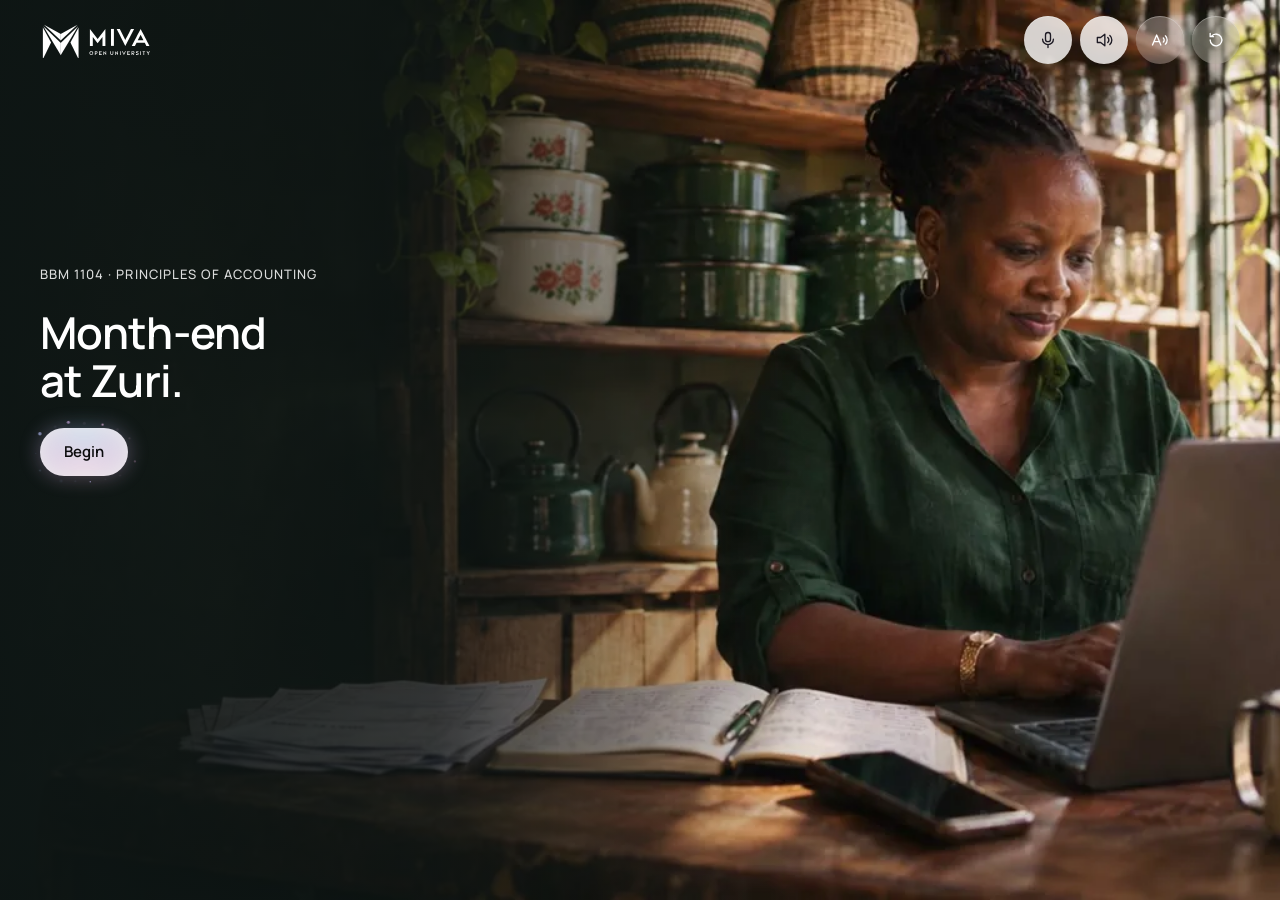
<file: Smart-Ledger/app/index.html>
<!doctype html><html lang="en-KE"><head><meta charset="utf-8"><meta name="viewport" content="width=device-width,initial-scale=1"><meta name="theme-color" content="#4a3a6e"><title>The Smart Ledger System</title><link rel="stylesheet" href="agent-library.css"><link rel="stylesheet" href="agent.css"><link rel="preload" as="image" href="assets/video/zuri-store-poster.webp"></head><body><div id="app"></div>
<!-- Agent-led flow. Visuals come only from the agent library (design/agent-library/README.md). Same curriculum, engine, scoring, save key and audio as index.html. -->
<script defer src="content.js"></script><script defer src="engine.js"></script><script defer src="shared.js"></script><script defer src="audio-manifest.js"></script><script defer src="audio.js"></script><script defer src="agent-library.js"></script><script defer src="agent.js"></script></body></html>
</file>
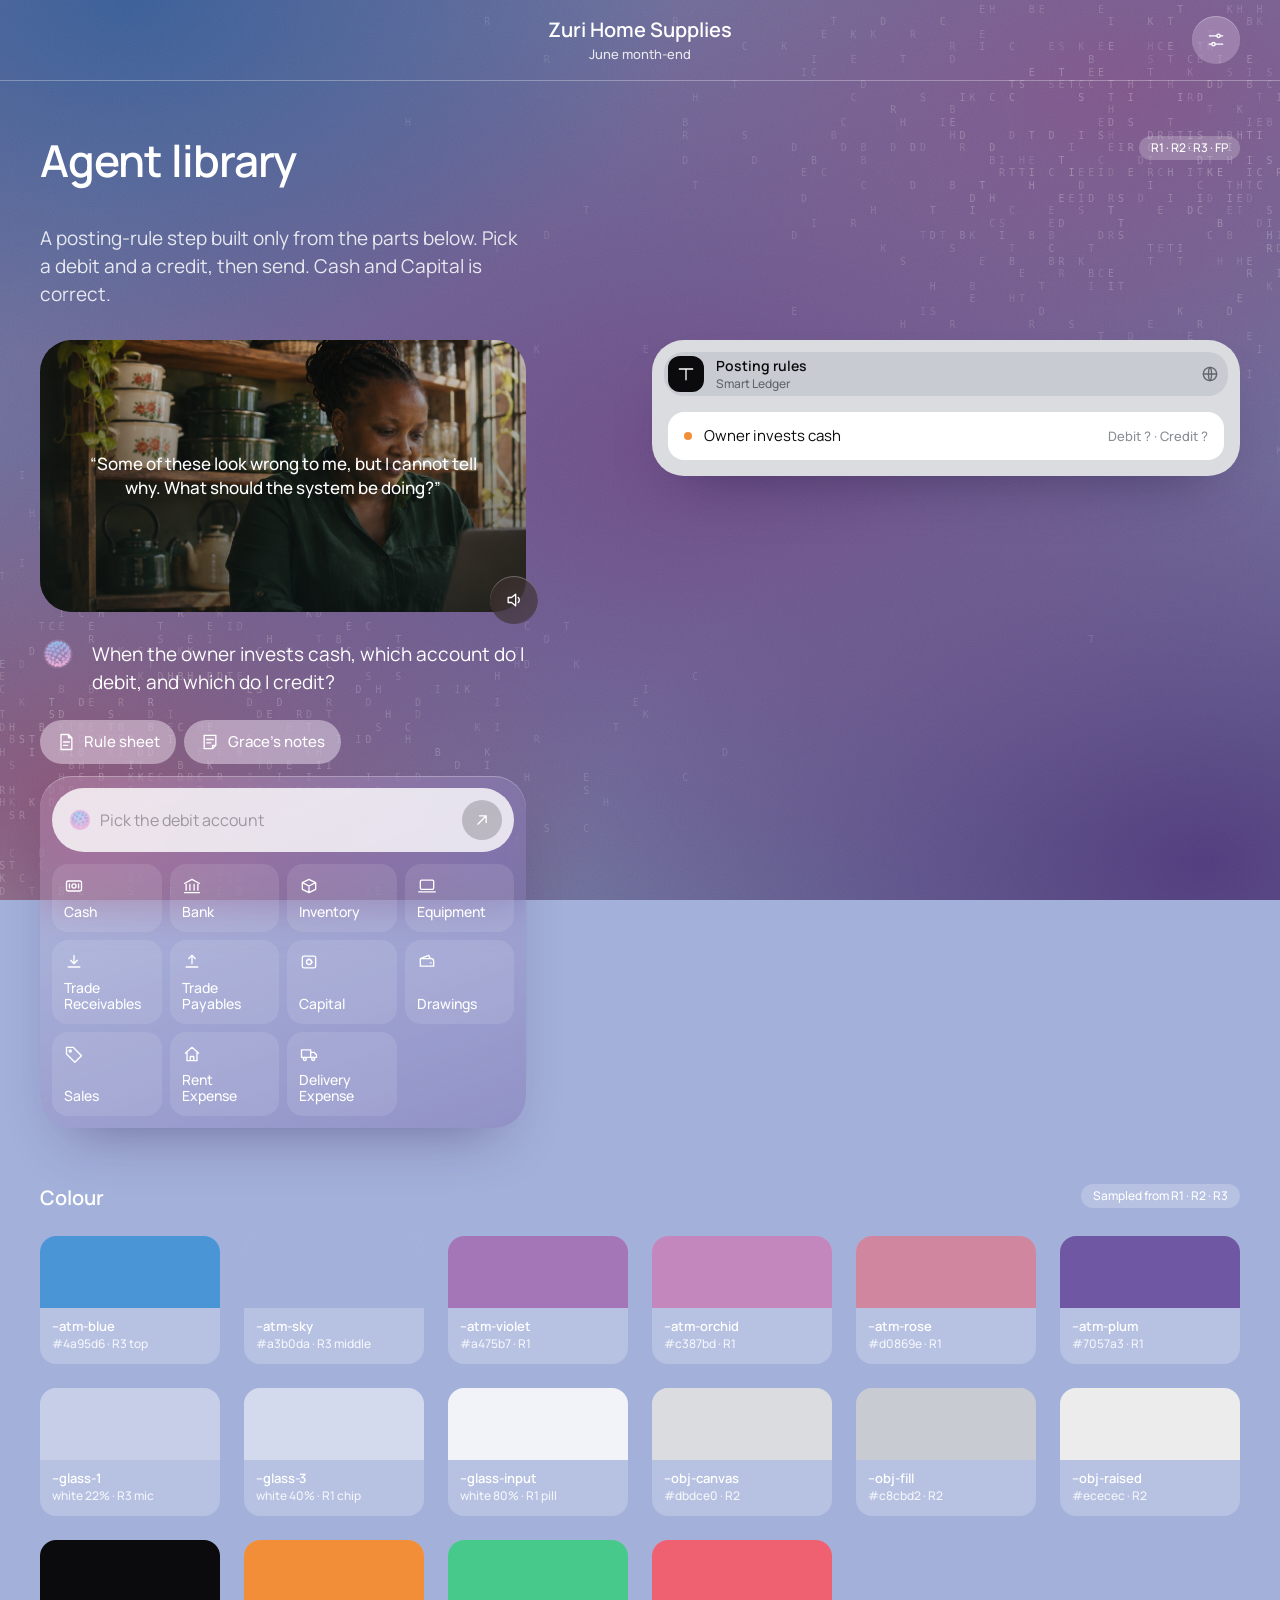
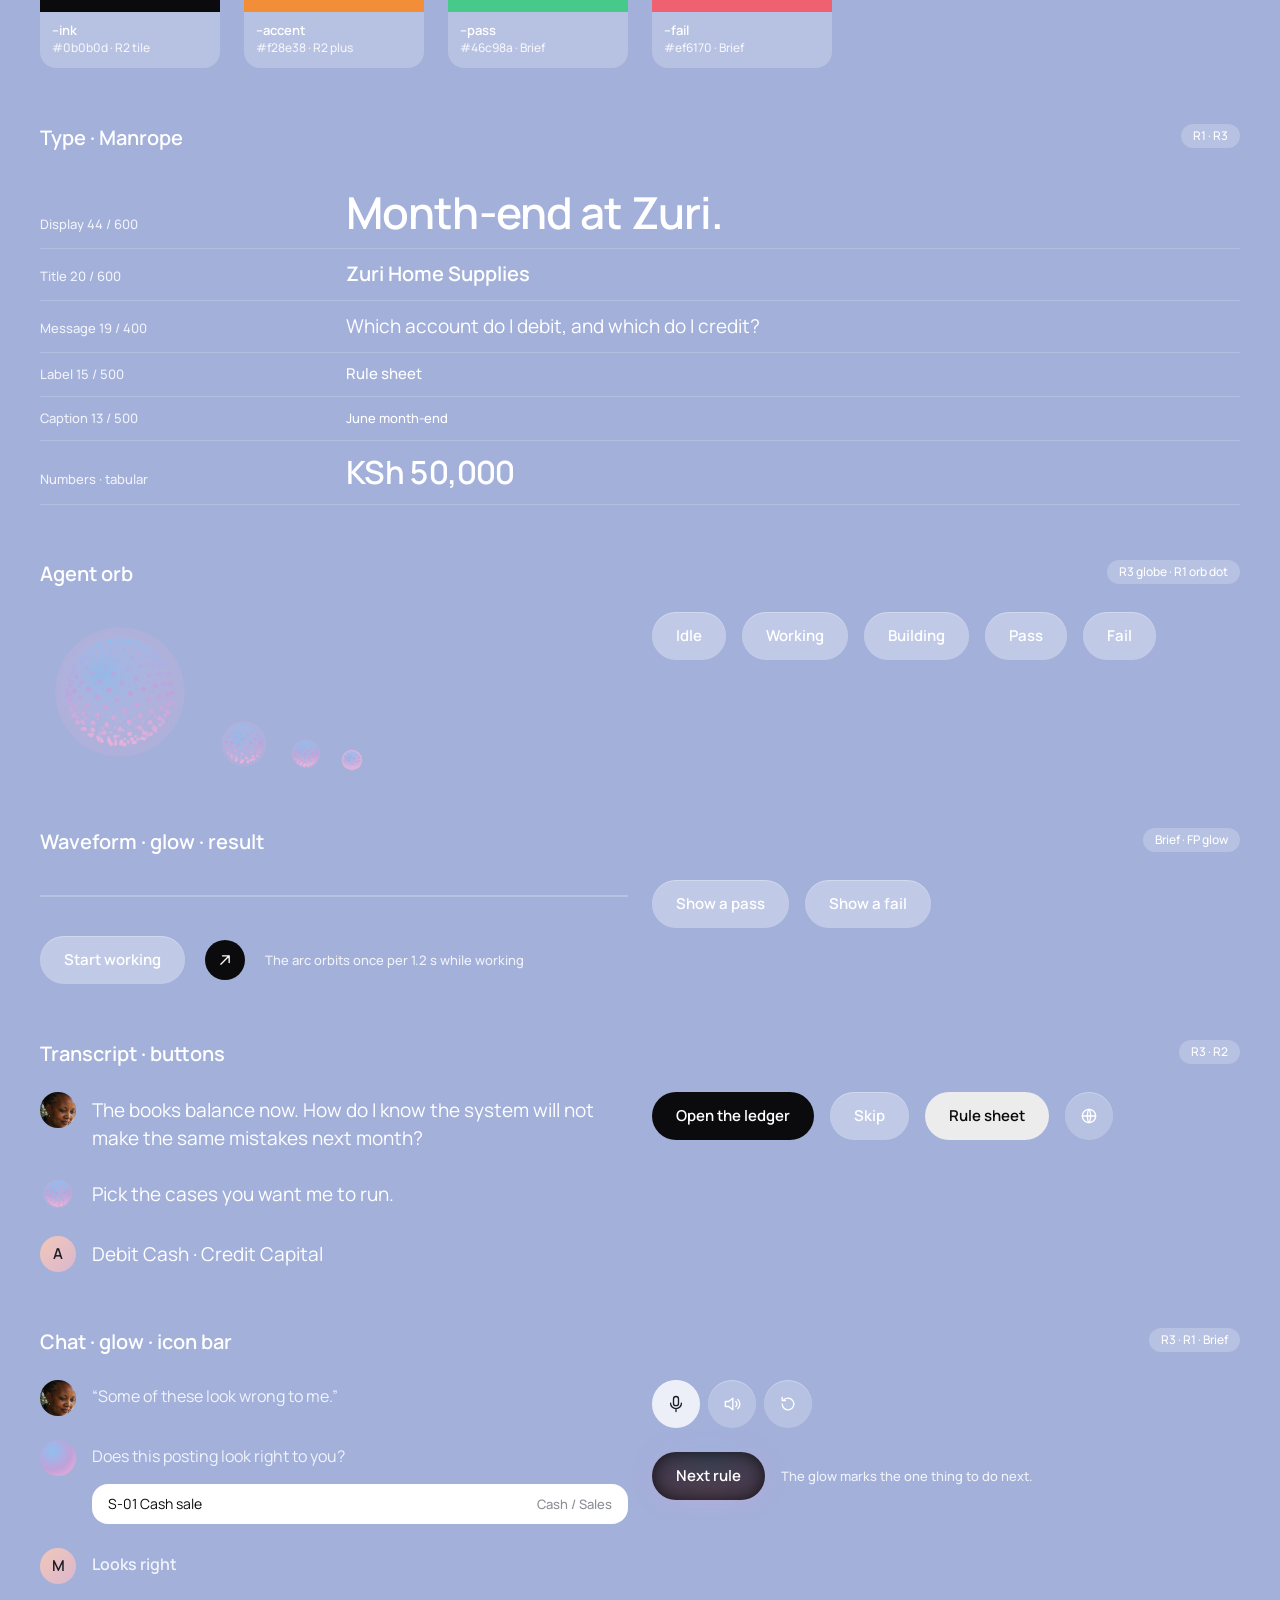
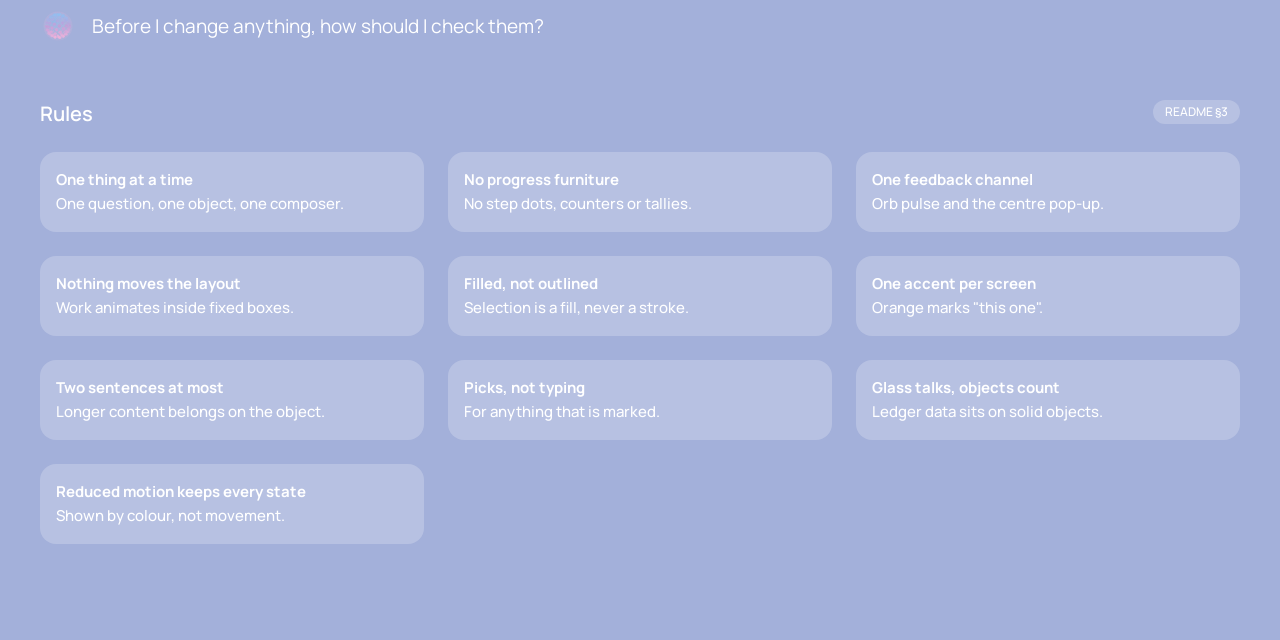
<file: Smart-Ledger/app/agent-library.html>
<!doctype html><html lang="en-KE"><head><meta charset="utf-8"><meta name="viewport" content="width=device-width,initial-scale=1"><title>Smart Ledger · Agent library</title>
<link rel="stylesheet" href="agent-library.css">
<style>
/* Specimen layout only. Not part of the library, but on the same grid. */
.page{padding-bottom:96px}
.sec{padding-top:56px}
.secHead{display:flex;align-items:flex-start;justify-content:space-between;gap:16px;margin-bottom:24px}
.src{height:24px;padding:0 12px;border-radius:var(--r-pill);background:var(--glass-1);color:#fff;font:500 12px/24px Manrope,sans-serif;white-space:nowrap}
.lead{margin-top:16px}
.step{margin-top:32px}
.stack{display:grid;gap:24px}
.sw{border-radius:var(--r-tile);overflow:hidden;background:var(--glass-1)}
.sw i{display:block;height:72px}
.sw div{padding:8px 12px 12px}.sw b{display:block;font:600 13px/20px Manrope,sans-serif}.sw small{display:block;font:500 12px/16px Manrope,sans-serif;color:var(--on-glass-2)}
.typeRow{padding:12px 0;box-shadow:0 1px 0 rgb(255 255 255/.18);align-items:baseline}
.demoRow{display:flex;flex-wrap:wrap;align-items:center;gap:16px}
.rule{height:100%;padding:16px;border-radius:var(--r-tile);background:var(--glass-1);font:500 15px/24px Manrope,sans-serif}
.rule b{display:block}
</style></head>
<body class="atm">
<header class="hdr"><p class="t-title">Zuri Home Supplies</p><p class="t-caption dim">June month-end</p><button class="icon-glass" type="button" aria-label="Audio settings" id="gear"></button></header>
<main class="page wrap">

<section class="sec" aria-labelledby="s0"><div class="secHead"><h1 class="t-display" id="s0">Agent library</h1><span class="src">R1 · R2 · R3 · FP</span></div>
<div class="grid12"><p class="t-message dim lead col-1-5">A posting-rule step built only from the parts below. Pick a debit and a credit, then send. Cash and Capital is correct.</p></div>
<div class="step grid12">
 <div class="stack col-1-5">
  <div class="story"><p>“Some of these look wrong to me, but I cannot tell why. What should the system be doing?”</p><button class="icon-glass" type="button" aria-label="Play Grace's line" id="replay"></button></div>
  <div class="line enter"><span class="av" data-orb id="agentAv"></span><p class="t-message">When the owner invests cash, which account do I debit, and which do I credit?</p></div>
  <div>
   <div class="chips" id="chips"></div>
   <div class="composer" id="composer">
    <div class="pill"><span data-orb id="pillOrb"></span><div class="compose" id="compose"></div><canvas class="wave" data-wave="gradient" id="pillWave"></canvas><button class="send" id="send" type="button" aria-label="Send" disabled><span><svg class="ic arrow" viewBox="0 0 24 24" aria-hidden="true"><path d="M7 17 17 7M9 7h8v8"/></svg><i class="stop"></i></span></button></div>
    <div class="tiles" id="tiles" role="group" aria-label="Accounts"></div>
   </div>
  </div>
 </div>
 <div class="obj col-7-12" id="obj"></div>
</div>
</section>

<section class="sec" aria-labelledby="s1"><div class="secHead"><h2 class="t-title" id="s1">Colour</h2><span class="src">Sampled from R1 · R2 · R3</span></div><div class="grid12" id="swatches"></div></section>

<section class="sec" aria-labelledby="s2"><div class="secHead"><h2 class="t-title" id="s2">Type · Manrope</h2><span class="src">R1 · R3</span></div>
 <div class="typeRow grid12"><span class="t-caption dim col-quarter">Display 44 / 600</span><p class="t-display col-rest">Month-end at Zuri.</p></div>
 <div class="typeRow grid12"><span class="t-caption dim col-quarter">Title 20 / 600</span><p class="col-rest t-title">Zuri Home Supplies</p></div>
 <div class="typeRow grid12"><span class="t-caption dim col-quarter">Message 19 / 400</span><p class="col-rest t-message">Which account do I debit, and which do I credit?</p></div>
 <div class="typeRow grid12"><span class="t-caption dim col-quarter">Label 15 / 500</span><span class="t-label col-rest">Rule sheet</span></div>
 <div class="typeRow grid12"><span class="t-caption dim col-quarter">Caption 13 / 500</span><span class="t-caption col-rest">June month-end</span></div>
 <div class="typeRow grid12"><span class="t-caption dim col-quarter">Numbers · tabular</span><span class="t-amount col-rest">KSh 50,000</span></div>
</section>

<section class="sec" aria-labelledby="s3"><div class="secHead"><h2 class="t-title" id="s3">Agent orb</h2><span class="src">R3 globe · R1 orb dot</span></div>
 <div class="grid12">
  <div class="demoRow col-half" style="align-items:flex-end"><span data-orb id="bigOrb" style="width:160px;height:160px"></span><span data-orb style="width:56px;height:56px"></span><span data-orb style="width:36px;height:36px"></span><span data-orb style="width:24px;height:24px"></span></div>
  <div class="demoRow col-half" id="orbStates"></div>
 </div>
</section>

<section class="sec" aria-labelledby="s4"><div class="secHead"><h2 class="t-title" id="s4">Waveform · glow · result</h2><span class="src">Brief · FP glow</span></div>
 <div class="grid12">
  <div class="stack col-half"><canvas class="wave" data-wave id="stageWave" style="height:32px"></canvas><div class="demoRow"><button class="btn-glass" type="button" id="waveToggle">Start working</button><button class="send" type="button" id="glowDemo" aria-label="Glow demo"><span><svg class="ic arrow" viewBox="0 0 24 24" aria-hidden="true"><path d="M7 17 17 7M9 7h8v8"/></svg><i class="stop"></i></span></button><span class="t-caption dim">The arc orbits once per 1.2 s while working</span></div></div>
  <div class="demoRow col-half"><button class="btn-glass" type="button" data-result="pass">Show a pass</button><button class="btn-glass" type="button" data-result="fail">Show a fail</button></div>
 </div>
</section>

<section class="sec" aria-labelledby="s5"><div class="secHead"><h2 class="t-title" id="s5">Transcript · buttons</h2><span class="src">R3 · R2</span></div>
 <div class="grid12">
  <div class="stack col-half">
   <div class="line"><span class="av grace" aria-hidden="true"></span><p class="t-message">The books balance now. How do I know the system will not make the same mistakes next month?</p></div>
   <div class="line"><span class="av" data-orb></span><p class="t-message">Pick the cases you want me to run.</p></div>
   <div class="line"><span class="av me" aria-hidden="true">A</span><p class="t-message">Debit Cash · Credit Capital</p></div>
  </div>
  <div class="demoRow col-half"><button class="btn-ink" type="button">Open the ledger</button><button class="btn-glass" type="button">Skip</button><button class="btn-raised" type="button">Rule sheet</button><span class="icon-glass" id="iconDemo"></span></div>
 </div>
</section>

<section class="sec" aria-labelledby="s7"><div class="secHead"><h2 class="t-title" id="s7">Chat · glow · icon bar</h2><span class="src">R3 · R1 · Brief</span></div>
 <div class="grid12">
  <ol class="thread col-half">
   <li class="msg grace past"><span class="av grace" aria-hidden="true"></span><div class="body"><p class="t-message">“Some of these look wrong to me.”</p></div></li>
   <li class="msg agent past"><span class="av dot" aria-hidden="true"></span><div class="body"><p class="t-message">Does this posting look right to you?</p><div class="obj mini"><ul class="rows"><li class="row"><span>S-01 Cash sale</span><small>Cash / Sales</small></li></ul></div></div></li>
   <li class="msg me past"><span class="av me" aria-hidden="true">M</span><div class="body"><p class="t-message">Looks right</p></div></li>
   <li class="msg agent cur"><span class="av" data-orb></span><div class="body"><p class="t-message">Before I change anything, how should I check them?</p></div></li>
  </ol>
  <div class="stack col-half"><div class="iconbar" id="iconDemoBar"></div><div class="demoRow"><button class="btn-ink attn" type="button">Next rule</button><span class="t-caption dim">The glow marks the one thing to do next.</span></div></div>
 </div>
</section>

<section class="sec" aria-labelledby="s6"><div class="secHead"><h2 class="t-title" id="s6">Rules</h2><span class="src">README §3</span></div><ol class="grid12" id="rules"></ol></section>
</main>
<script src="content.js"></script><script src="agent-library.js"></script>
<script>
// Specimen wiring. In the simulation the same parts are driven by agent.js.
const $=id=>document.getElementById(id);
$('gear').innerHTML=AL.icon('settings');$('replay').innerHTML=AL.icon('play');$('iconDemo').innerHTML=AL.icon('globe');
$('chips').innerHTML=['sheet:Rule sheet','note:Grace\'s notes'].map(x=>{const[i,l]=x.split(':');return '<button class="chip" type="button">'+AL.icon(i)+l+'</button>'}).join('');
const pick=[null,null];let side=0,busy=false,saved=false;
function compose(){
 $('compose').innerHTML=pick.every(v=>v===null)&&side===0?'<span class="placeholder">Pick the debit account</span>':['Debit','Credit'].map((s,k)=>'<button type="button" class="token'+(side===k?' on':'')+(pick[k]===null?' empty':'')+'" data-side="'+k+'"><small>'+s+'</small><b>'+(pick[k]===null?'—':accounts[pick[k]])+'</b></button>').join('');
 $('tiles').innerHTML=accounts.map((a,j)=>'<button type="button" class="tile'+(pick.includes(j)?' on':'')+'" data-acct="'+j+'" '+(busy||saved?'disabled':'')+'>'+AL.icon(AL.accountIcons[j])+'<span>'+a+'</span>'+(pick.includes(j)?'<i class="dot" aria-hidden="true"></i>':'')+'</button>').join('');
 $('send').disabled=busy||saved||pick.includes(null);
}
function object(){
 const row=(l,d,c,now)=>'<li class="row'+(now?' now':'')+'"><span>'+l+'</span><small>'+d+' · '+c+'</small></li>';
 $('obj').innerHTML='<div class="objBar"><span class="appTile">'+AL.icon('ledger')+'</span><div><b>Posting rules</b><small>Smart Ledger</small></div>'+AL.icon('globe','end')+'</div><div class="objBody"><ul class="rows">'+
  row('Owner invests cash',saved?'Cash':pick[0]===null?'Debit ?':accounts[pick[0]],saved?'Capital':pick[1]===null?'Credit ?':accounts[pick[1]],!saved)+
  '</ul>'+(saved?'<div class="objOk enter"><p class="objLabel">Test posting · KSh 50,000</p><div class="t"><div><small>Debit</small><b>Cash</b><span>50,000</span></div><div><small>Credit</small><b>Capital</b><span>50,000</span></div></div></div>':'')+'</div>';
}
document.addEventListener('click',e=>{
 const t=e.target.closest('[data-acct]'),s=e.target.closest('[data-side]');
 if(s){side=+s.dataset.side;compose();return}
 if(t){pick[side]=+t.dataset.acct;if(side===0&&pick[1]===null)side=1;compose();object();return}
});
$('send').onclick=async()=>{
 busy=true;compose();const ok=pick[0]===0&&pick[1]===6;const fast=matchMedia('(prefers-reduced-motion: reduce)').matches;
 $('composer').classList.add('working');$('send').classList.add('running');$('pillWave').wave.fit();$('pillWave').wave.set(true);$('agentAv').orb.set('building');$('pillOrb').orb.set('working');
 await new Promise(r=>setTimeout(r,fast?0:1600));
 $('composer').classList.remove('working');$('send').classList.remove('running');$('pillWave').wave.set(false);busy=false;
 $('agentAv').orb.set(ok?'pass':'fail');$('pillOrb').orb.set(ok?'pass':'fail');
 if(ok){saved=true}compose();object();
 AL.result(ok?'Saved. Cash comes into the shop. The owner’s capital increases.':pick[0]===6&&pick[1]===0?'Sides swapped. Check which balance increases and which falls.':'Check the debit account (asset).',ok?'pass':'fail');
};
// Swatches
const sw=[['--atm-blue','#4a95d6','R3 top'],['--atm-sky','#a3b0da','R3 middle'],['--atm-violet','#a475b7','R1'],['--atm-orchid','#c387bd','R1'],['--atm-rose','#d0869e','R1'],['--atm-plum','#7057a3','R1'],['--glass-1','white 22%','R3 mic'],['--glass-3','white 40%','R1 chip'],['--glass-input','white 80%','R1 pill'],['--obj-canvas','#dbdce0','R2'],['--obj-fill','#c8cbd2','R2'],['--obj-raised','#ececec','R2'],['--ink','#0b0b0d','R2 tile'],['--accent','#f28e38','R2 plus'],['--pass','#46c98a','Brief'],['--fail','#ef6170','Brief']];
$('swatches').innerHTML=sw.map(([v,h,s])=>'<div class="sw col-sixth"><i style="background:var('+v+')"></i><div><b>'+v+'</b><small>'+h+' · '+s+'</small></div></div>').join('');
$('orbStates').innerHTML=['idle','working','building','pass','fail'].map(s=>'<button class="btn-glass" type="button" data-state="'+s+'">'+s[0].toUpperCase()+s.slice(1)+'</button>').join('');
$('orbStates').onclick=e=>{const b=e.target.closest('[data-state]');if(b)$('bigOrb').orb.set(b.dataset.state)};
$('waveToggle').onclick=()=>{const w=$('stageWave').wave,on=!w.active;w.set(on);$('glowDemo').classList.toggle('running',on);$('waveToggle').textContent=on?'Stop':'Start working'};
document.querySelectorAll('[data-result]').forEach(b=>b.onclick=()=>AL.result(b.dataset.result==='pass'?'Saved. Cash comes into the shop. The owner’s capital increases.':'Sides swapped. Check which balance increases and which falls.',b.dataset.result));
$('rules').innerHTML=[['One thing at a time','One question, one object, one composer.'],['No progress furniture','No step dots, counters or tallies.'],['One feedback channel','Orb pulse and the centre pop-up.'],['Nothing moves the layout','Work animates inside fixed boxes.'],['Filled, not outlined','Selection is a fill, never a stroke.'],['One accent per screen','Orange marks "this one".'],['Two sentences at most','Longer content belongs on the object.'],['Picks, not typing','For anything that is marked.'],['Glass talks, objects count','Ledger data sits on solid objects.'],['Reduced motion keeps every state','Shown by colour, not movement.']].map(([b,t])=>'<li class="rule col-third"><b>'+b+'</b>'+t+'</li>').join('');
$('iconDemoBar').innerHTML=[{act:'x1',icon:'voice',label:'Recorded voices',on:true},{act:'x2',icon:'sound',label:'Sounds',on:false},{act:'x3',icon:'restart',label:'Start again'}].map(AL.iconButton).join('');
$('iconDemoBar').onclick=e=>{const b=e.target.closest('.ibtn');if(!b)return;if(b.hasAttribute('aria-pressed')){const on=b.getAttribute('aria-pressed')!=='true';b.setAttribute('aria-pressed',on);b.classList.toggle('on',on);AL.flash(b,b.dataset.label+(on?' on':' off'))}else AL.flash(b,'Tap again to start over')};
compose();object();AL.mount();
</script>
</body></html>
</file>
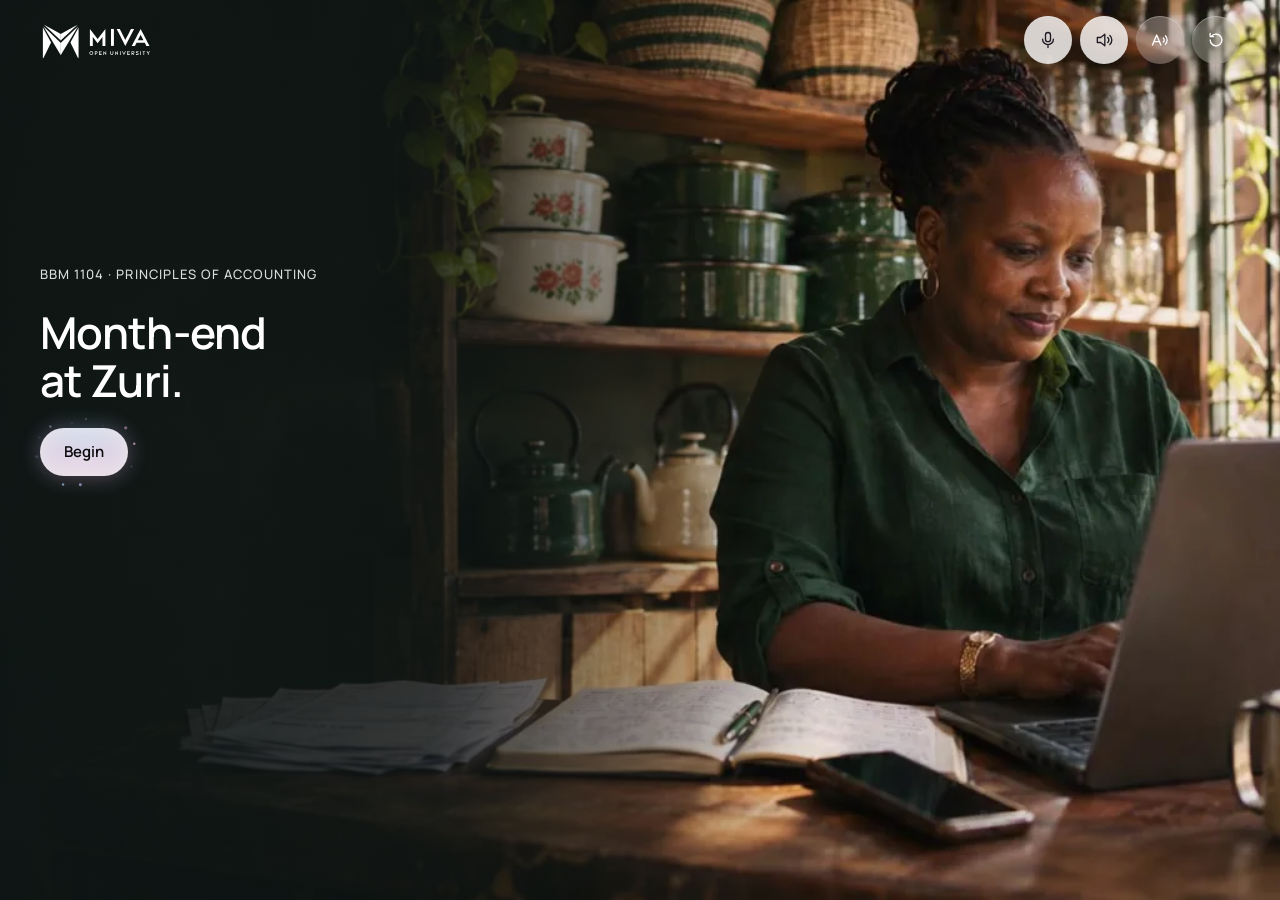
<file: Smart-Ledger/app/agent.html>
<!doctype html><html lang="en-KE"><head><meta charset="utf-8"><title>The Smart Ledger System</title>
<!-- The agent build now lives at index.html. This page forwards old links, keeping any ?grid flag. -->
<meta http-equiv="refresh" content="0; url=index.html"><script>location.replace('index.html'+location.search)</script></head>
<body><p><a href="index.html">Open The Smart Ledger System</a></p></body></html>
</file>
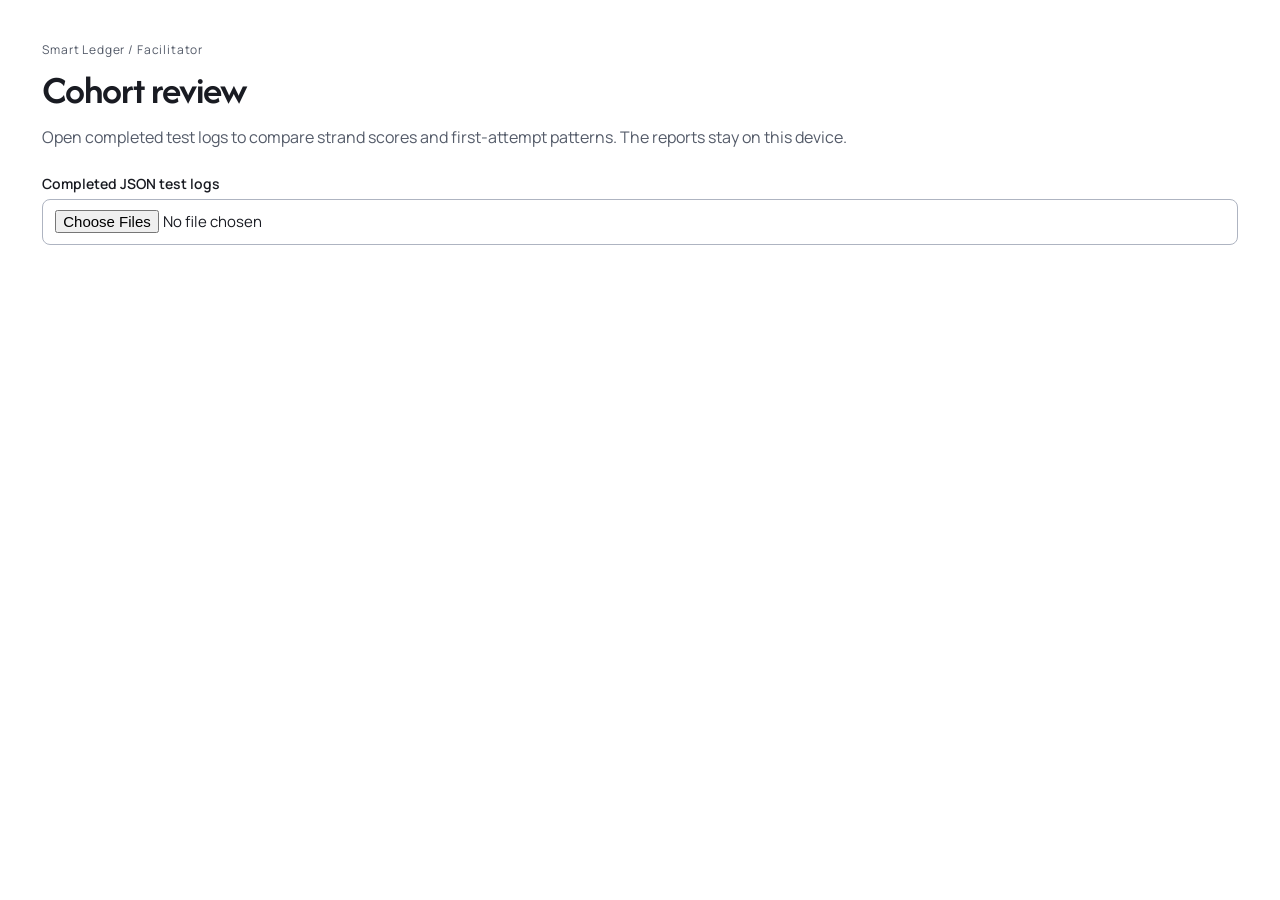
<file: Smart-Ledger/app/facilitator.html>
<!doctype html><html lang="en"><meta charset="utf-8"><meta name="viewport" content="width=device-width, initial-scale=1"><title>Smart Ledger · Facilitator</title><link rel="stylesheet" href="style.css"><main class="work"><div class="crumb">Smart Ledger / Facilitator</div><h1>Cohort review</h1><p class="lead">Open completed test logs to compare strand scores and first-attempt patterns. The reports stay on this device.</p><label>Completed JSON test logs<input type="file" id="logs" accept="application/json,.json" multiple></label><div id="results" aria-live="polite"></div></main><script src="cohort.js"></script></html>
</file>
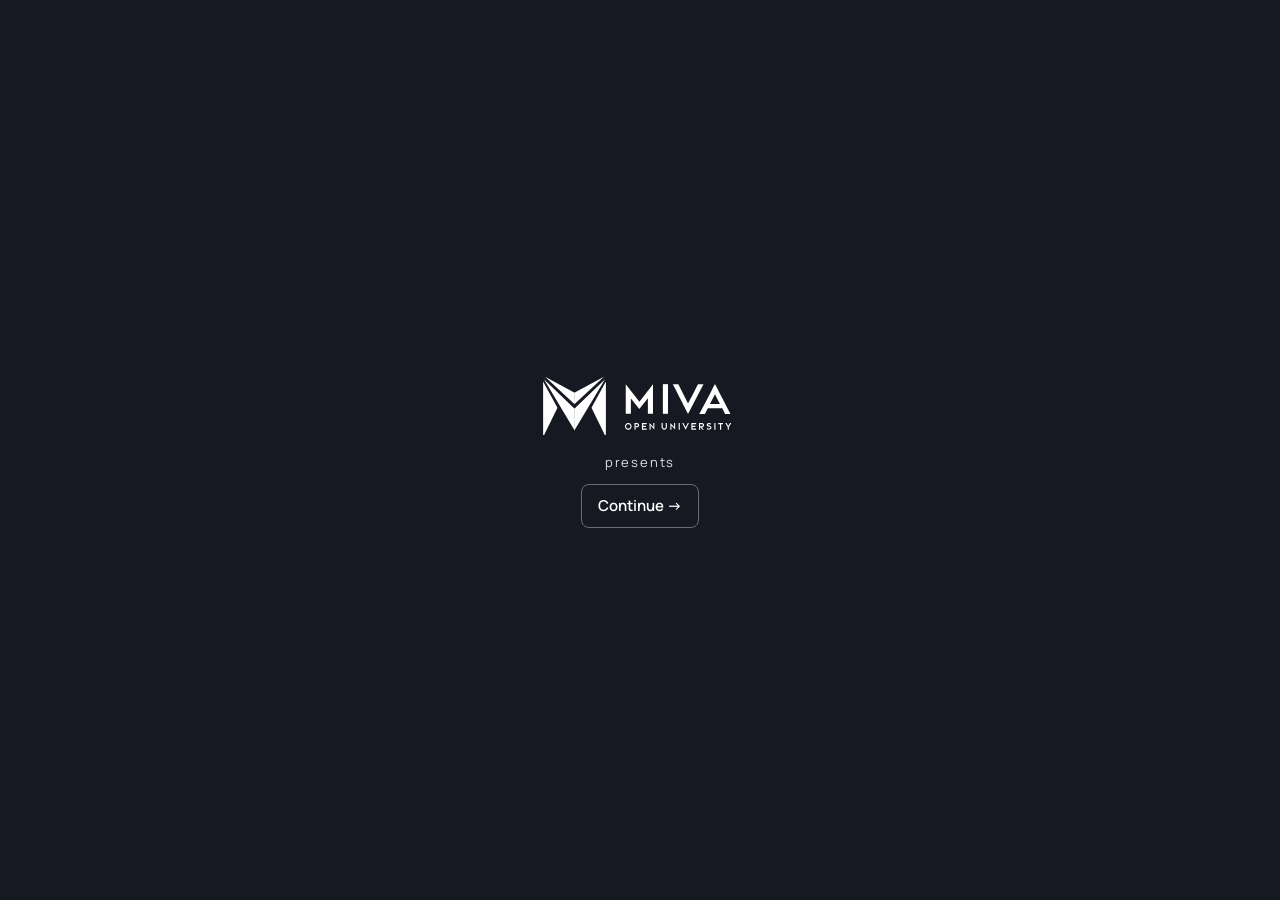
<file: Smart-Ledger/app/review.html>
<!doctype html><html lang="en-KE"><head><meta charset="utf-8"><meta name="viewport" content="width=device-width,initial-scale=1"><meta name="theme-color" content="#f5f6f9"><title>The Smart Ledger System · Detailed review</title><link rel="stylesheet" href="style.css"><link rel="preload" as="image" href="assets/zuri-shop.jpg" fetchpriority="low"></head><body><div id="app"></div><script defer src="content.js"></script><script defer src="engine.js"></script><script defer src="shared.js"></script><script defer src="audio-manifest.js"></script><script defer src="audio.js"></script>
<script defer src="pages/cover.js"></script>
<script defer src="pages/opening.js"></script>
<script defer src="pages/audit.js"></script>
<script defer src="pages/audit-action.js"></script>
<script defer src="pages/mapping.js"></script>
<script defer src="pages/trial-balance.js"></script>
<script defer src="pages/difference.js"></script>
<script defer src="pages/ledger-book.js"></script>
<script defer src="pages/evidence.js"></script>
<script defer src="pages/corrections.js"></script>
<script defer src="pages/test-console.js"></script>
<script defer src="pages/regression.js"></script>
<script defer src="pages/handover.js"></script>
<script defer src="pages/debrief.js"></script>
<script defer src="pages/debrief-recap.js"></script>
<script defer src="pages/complete.js"></script><script defer src="app.js"></script></body></html>
</file>
<file: Smart-Ledger/app/agent-library.css>
/* Smart Ledger agent library: tokens and components.
   Every value comes from design/agent-library/README.md (sources R1, R2, R3 and FP).
   Grid (README section 3): every length is a multiple of 4 px; verification/grid.cjs enforces it. */
@import url("assets/fonts/fonts.css");
:root{
 /* Atmosphere (R3, R1) */
 --atm-blue:#4a95d6;--atm-sky:#a3b0da;--atm-violet:#a475b7;--atm-orchid:#c387bd;--atm-rose:#d0869e;--atm-plum:#7057a3;--atm-haze:#ece6e8;--atm-veil:rgb(43 29 74/.45);
 /* Glass (solved opacities) */
 --glass-1:rgb(255 255 255/.22);--glass-2:rgb(255 255 255/.32);--glass-3:rgb(255 255 255/.40);--glass-input:rgb(255 255 255/.80);--glass-tile:rgb(255 255 255/.10);
 --glass-panel:linear-gradient(160deg,rgb(255 255 255/.16),rgb(112 87 163/.34));
 --glass-edge:inset 0 1px 0 rgb(255 255 255/.28);--blur:blur(24px) saturate(140%);
 /* Objects (R2) */
 --obj-canvas:#dbdce0;--obj-fill:#c8cbd2;--obj-raised:#ececec;--ink:#0b0b0d;--ink-2:#8a8d94;--accent:#f28e38;
 /* Text */
 --on-glass:#fff;--on-glass-2:rgb(255 255 255/.85);--on-input:#1d1a24;--on-input-2:rgb(29 26 36/.38);
 /* Results */
 --pass:#46c98a;--fail:#ef6170;
 /* Shape */
 --r-pill:999px;--r-panel:32px;--r-card:24px;--r-tile:16px;--r-row:16px;--r-bar:20px;
 /* Grid: laptop 12 columns */
 --cols:12;--gutter:24px;--margin:40px;--maxw:1200px;
 /* Motion */
 --e-out:cubic-bezier(.2,.8,.2,1);--e-settle:cubic-bezier(.22,1,.36,1);--e-flow:cubic-bezier(.65,0,.35,1);
 font:400 16px/24px Manrope,system-ui,sans-serif;color:var(--on-glass);-webkit-font-smoothing:antialiased;
}
@media(max-width:1023px){:root{--cols:8;--gutter:24px;--margin:32px}}
@media(max-width:767px){:root{--cols:4;--gutter:16px;--margin:16px}}
*{box-sizing:border-box}
body,p,h1,h2,h3,ol,ul,figure,blockquote{margin:0}
ol,ul{padding:0;list-style:none}
button,input{font:inherit;color:inherit}
button{cursor:pointer;border:0;background:none;padding:0}
button:disabled{cursor:default}
:focus-visible{outline:2px solid #fff;outline-offset:3px}
.obj :focus-visible,.pill :focus-visible{outline-color:var(--ink)}
.sr{position:absolute;width:1px;height:1px;overflow:hidden;clip-path:inset(50%);white-space:nowrap}
@keyframes enter{from{opacity:0;filter:blur(6px);transform:translateY(12px)}to{opacity:1;filter:blur(0);transform:none}}
.enter{animation:enter .48s var(--e-settle) both}

/* ---- Layout grid (README section 3) ---- */
.wrap{width:100%;max-width:calc(var(--maxw) + 2 * var(--margin));margin-inline:auto;padding-inline:var(--margin)}
.grid12{display:grid;grid-template-columns:repeat(var(--cols),minmax(0,1fr));column-gap:var(--gutter);row-gap:24px;align-items:start}
.col-1-5{grid-column:1/span 5}.col-7-12{grid-column:7/span 6}.col-half{grid-column:span 6}.col-third{grid-column:span 4}.col-quarter{grid-column:span 3}.col-rest{grid-column:span 9}.col-sixth{grid-column:span 2}.col-full{grid-column:1/-1}
@media(max-width:1023px){.col-1-5,.col-7-12,.col-half,.col-quarter,.col-rest{grid-column:1/-1}}
@media(max-width:767px){.col-third{grid-column:1/-1}}

/* ---- Atmosphere (R1, R3) ---- */
.atm{position:relative;isolation:isolate;min-height:100svh;background:var(--atm-sky)}
/* Mesh, letter field and grain sit on fixed layers so the colour holds while the page scrolls. */
.atm::before,.atm::after{content:'';position:fixed;inset:0;z-index:-1;pointer-events:none}
.atm::before{background:
 url('assets/agent/letterfield.svg') center/cover no-repeat,
 linear-gradient(var(--atm-veil),var(--atm-veil)),
 radial-gradient(60% 55% at 10% 0%,var(--atm-blue) 0%,transparent 72%),
 radial-gradient(55% 50% at 88% 10%,var(--atm-orchid) 0%,transparent 75%),
 radial-gradient(70% 60% at 55% 50%,var(--atm-violet) 0%,transparent 82%),
 radial-gradient(55% 50% at 6% 88%,var(--atm-rose) 0%,transparent 75%),
 radial-gradient(60% 55% at 94% 96%,var(--atm-plum) 0%,transparent 80%),
 radial-gradient(30% 28% at 0% 100%,var(--atm-haze) 0%,transparent 70%),
 var(--atm-sky)}
.atm::after{opacity:.14;mix-blend-mode:overlay;background:url("data:image/svg+xml,%3Csvg xmlns='http://www.w3.org/2000/svg' width='220' height='220'%3E%3Cfilter id='n'%3E%3CfeTurbulence type='fractalNoise' baseFrequency='.85' numOctaves='3' stitchTiles='stitch'/%3E%3C/filter%3E%3Crect width='100%25' height='100%25' filter='url(%23n)'/%3E%3C/svg%3E")}

/* ---- Type (line heights on the 4 px grid) ---- */
.t-display{font:600 44px/48px Manrope,sans-serif;letter-spacing:-.02em}
.t-amount{font:600 32px/40px Manrope,sans-serif;letter-spacing:-.02em;font-variant-numeric:tabular-nums}
.t-title{font:600 20px/28px Manrope,sans-serif}
.t-message{font:400 19px/28px Manrope,sans-serif}
.t-body{font:400 16px/24px Manrope,sans-serif}
.t-label{font:500 15px/20px Manrope,sans-serif}
.t-caption{font:500 13px/20px Manrope,sans-serif}
.t-micro{font:500 12px/16px Manrope,sans-serif}
.dim{color:var(--on-glass-2)}
.num{font-variant-numeric:tabular-nums;font-weight:600}

/* ---- Header (R3): 80 px; the divider is a shadow so it adds no height ---- */
.hdr{position:relative;display:grid;justify-items:center;align-content:center;height:80px;padding:0 80px;text-align:center;box-shadow:0 1px 0 rgb(255 255 255/.30)}
.hdr .icon-glass{position:absolute;right:var(--margin);top:16px}

/* ---- Buttons ---- */
.btn-ink,.btn-glass,.btn-raised{display:inline-flex;align-items:center;justify-content:center;gap:8px;height:48px;padding:0 24px;border-radius:var(--r-pill);font:600 15px/20px Manrope,sans-serif;transition:transform .16s var(--e-out),background-color .16s}
.btn-ink{background:var(--ink);color:#fff}
.btn-glass{background:var(--glass-2);color:#fff;backdrop-filter:var(--blur);-webkit-backdrop-filter:var(--blur);box-shadow:var(--glass-edge)}
.btn-raised{background:var(--obj-raised);color:var(--ink)}
.icon-glass{display:grid;place-items:center;width:48px;height:48px;border-radius:50%;background:var(--glass-1);backdrop-filter:var(--blur);-webkit-backdrop-filter:var(--blur);box-shadow:var(--glass-edge);color:#fff}
:is(.btn-ink,.btn-glass,.btn-raised,.icon-glass,.tile,.chip):active:not(:disabled){transform:scale(.97)}
.btn-glass:hover:not(:disabled),.icon-glass:hover{background:var(--glass-2)}
.btn-ink:hover:not(:disabled){background:#26262b}
.btn-ink:disabled{background:rgb(11 11 13/.2);color:rgb(255 255 255/.7)}
.ic{width:20px;height:20px;flex:none;fill:none;stroke:currentColor;stroke-width:1.6;stroke-linecap:round;stroke-linejoin:round}

/* ---- Orb ---- */
.orb{display:inline-block;flex:none;position:relative;border-radius:50%}
.orb canvas{display:block;width:100%;height:100%}
.orb::after{content:'';position:absolute;inset:-20%;border-radius:50%;opacity:0;pointer-events:none}
.orb[data-state=pass]::after{background:radial-gradient(circle,var(--pass) 0%,transparent 65%);animation:pulse .7s var(--e-out)}
.orb[data-state=fail]::after{background:radial-gradient(circle,var(--fail) 0%,transparent 65%);animation:pulse .7s var(--e-out)}
@keyframes pulse{0%{opacity:.75;transform:scale(.6)}100%{opacity:0;transform:scale(1.25)}}

/* ---- Transcript line (R3) ---- */
.line{display:grid;grid-template-columns:36px minmax(0,1fr);gap:16px;align-items:start}
.line>.av{width:36px;height:36px;border-radius:50%;overflow:hidden}
.av.grace{background:#24372b url('assets/zuri-shop.jpg') 80.5% 20%/720% auto no-repeat}
.av.me{display:grid;place-items:center;background:linear-gradient(135deg,#f2c7b8,#d9b7cf);color:var(--on-input);font:600 15px/20px Manrope,sans-serif}
.line p{margin-top:4px}

/* ---- Story card (R2 image card): a fixed height keeps what follows on the grid ---- */
.story{position:relative;display:grid;place-items:center;height:272px;border-radius:var(--r-panel);background:#24372b url('assets/zuri-shop.jpg') 88% 20%/170% auto no-repeat;text-align:center}
.story::before{content:'';position:absolute;inset:0;border-radius:inherit;background:linear-gradient(180deg,rgb(13 21 20/.15),rgb(13 21 20/.65))}
.story p{position:relative;padding:0 32px;font:500 17px/24px Manrope,sans-serif;color:#fff}
.story .icon-glass{position:absolute;right:-12px;bottom:-12px;background:rgb(60 50 40/.55)}

/* ---- Composer (R1 panel + FocusPro composer) ---- */
.chips{display:flex;flex-wrap:wrap;gap:8px;margin-bottom:12px}
.chip{display:inline-flex;align-items:center;gap:8px;height:44px;padding:0 16px;border-radius:var(--r-pill);background:var(--glass-3);backdrop-filter:var(--blur);-webkit-backdrop-filter:var(--blur);color:#fff;font:500 15px/20px Manrope,sans-serif}
.chip:hover{background:rgb(255 255 255/.48)}
.composer{position:relative;padding:12px;border-radius:var(--r-panel);background:var(--glass-panel);backdrop-filter:var(--blur);-webkit-backdrop-filter:var(--blur);box-shadow:var(--glass-edge),0 30px 60px -30px rgb(40 20 70/.45)}
.pill{display:flex;align-items:center;gap:8px;height:64px;padding:0 8px 0 16px;border-radius:var(--r-pill);background:var(--glass-input);color:var(--on-input)}
.pill .orb{width:24px;height:24px}
.pill .compose{flex:1;min-width:0;display:flex;align-items:center;gap:8px;height:44px;overflow:hidden}
.pill .placeholder{color:var(--on-input-2)}
.pill .wave{flex:1;width:0;min-width:0;height:20px;display:none}
.composer.working .compose{display:none}.composer.working .wave{display:block}
.token{display:inline-flex;align-items:center;gap:8px;height:40px;padding:0 16px;border-radius:var(--r-pill);background:rgb(29 26 36/.07);color:var(--on-input);font:500 15px/20px Manrope,sans-serif;white-space:nowrap}
.token small{font:500 12px/16px Manrope,sans-serif;color:var(--on-input-2)}
.token.on{background:var(--ink);color:#fff}.token.on small{color:rgb(255 255 255/.6)}
.token.empty b{font-weight:500;color:var(--on-input-2)}
.tiles{display:grid;grid-template-columns:repeat(4,minmax(0,1fr));gap:8px;margin-top:12px}
.tile{position:relative;display:flex;flex-direction:column;align-items:flex-start;justify-content:space-between;gap:8px;min-height:64px;padding:12px;border-radius:var(--r-tile);background:var(--glass-tile);color:#fff;text-align:left;font:500 14px/16px Manrope,sans-serif;transition:background-color .16s,transform .16s var(--e-out)}
.tile:hover:not(:disabled){background:var(--glass-1)}
.tile.on,.tile.on:hover:not(:disabled){background:var(--glass-input);color:var(--on-input)}
.tile .dot{position:absolute;top:12px;right:12px;width:8px;height:8px;border-radius:50%;background:var(--accent)}
.tile:disabled{opacity:.45}

/* ---- Send (R2 arrow + FP glow) ---- */
.send{position:relative;display:grid;place-items:center;width:48px;height:48px;flex:none}
.send>span{display:grid;place-items:center;width:40px;height:40px;border-radius:50%;background:var(--ink);color:#fff;transition:background-color .16s}
.send:disabled>span{background:rgb(11 11 13/.2)}
.send::before{content:'';position:absolute;inset:2px;border-radius:50%;opacity:0}
.send.running::before{opacity:1;background:conic-gradient(from 0deg,transparent 0deg,#b8dcff66 210deg,#43acff 335deg,transparent 360deg);-webkit-mask:radial-gradient(farthest-side,transparent calc(100% - 3px),#000 0);mask:radial-gradient(farthest-side,transparent calc(100% - 3px),#000 0);animation:orbit 1.2s linear infinite}
.send .stop{display:none;width:12px;height:12px;border-radius:4px;background:#fff}
.send.running .arrow{display:none}.send.running .stop{display:block}
@keyframes orbit{to{transform:rotate(360deg)}}

/* ---- Waveform ---- */
.wave{display:block;width:100%;height:32px}

/* ---- Result pop-up (fixed and centred, so it sits outside the page grid) ---- */
.result{position:fixed;left:50%;top:50%;z-index:20;display:flex;align-items:center;gap:16px;width:min(360px,calc(100vw - 32px));padding:16px 20px;border-radius:var(--r-card);background:rgb(70 52 112/.86);backdrop-filter:blur(28px) saturate(140%);-webkit-backdrop-filter:blur(28px) saturate(140%);box-shadow:var(--glass-edge),0 30px 70px -30px rgb(30 15 60/.6);color:#fff;transform:translate(-50%,-50%);animation:resultIn .48s var(--e-settle) both}
.result .orb{width:56px;height:56px}
.result p{font:500 16px/24px Manrope,sans-serif}
.result.out{animation:resultOut .36s var(--e-flow) both}
@keyframes resultIn{from{opacity:0;filter:blur(12px);transform:translate(-50%,-44%) scale(.94)}60%{opacity:1}to{opacity:1;filter:blur(0);transform:translate(-50%,-50%) scale(1)}}
@keyframes resultOut{from{opacity:1;filter:blur(0);transform:translate(-50%,-50%) scale(1)}to{opacity:0;filter:blur(12px);transform:translate(-50%,-44%) scale(.94)}}

/* ---- Ledger object (R2) ---- */
.obj{border-radius:var(--r-panel);background:var(--obj-canvas);color:var(--ink);padding:12px;box-shadow:0 30px 60px -34px rgb(30 20 60/.55)}
.objBar{display:flex;align-items:center;gap:12px;padding:4px 8px 4px 4px;border-radius:var(--r-bar);background:var(--obj-fill)}
.objBar .appTile{display:grid;place-items:center;width:36px;height:36px;border-radius:12px;background:var(--ink);color:#fff}
.objBar b{display:block;font:600 14px/20px Manrope,sans-serif}
.objBar small{display:block;font:500 12px/16px Manrope,sans-serif;color:#62656c}
.objBar .ic.end{margin-left:auto;color:#62656c}
.objBody{padding:16px 4px 4px}
.rows{display:grid;gap:8px}
.row{display:flex;align-items:center;gap:12px;min-height:48px;padding:12px 16px;border-radius:var(--r-row);background:var(--obj-raised);font:400 15px/24px Manrope,sans-serif}
.row>span{flex:1;min-width:0}.row .num{margin-left:auto}
.row.now{background:#fff}
.row.now::before{content:'';width:8px;height:8px;border-radius:50%;background:var(--accent);flex:none}
.row small{color:var(--ink-2);font:500 13px/20px Manrope,sans-serif}
.objLabel{font:500 13px/20px Manrope,sans-serif;color:var(--ink-2);margin:0 4px 8px}
.objTitle{font:600 24px/32px Manrope,sans-serif;margin:0 4px 4px}
.objAmount{font:600 32px/40px Manrope,sans-serif;font-variant-numeric:tabular-nums;letter-spacing:-.02em;margin:4px 4px 16px}
.objOk{margin-top:16px}

/* ---- T-account: a 4 px ink bar over two cells with a 4 px ink gap ---- */
.t{display:grid;grid-template-columns:1fr 1fr;gap:4px;padding-top:4px;background:var(--ink);border-radius:0 0 var(--r-row) var(--r-row);overflow:hidden}
.t>div{display:grid;gap:4px;padding:12px 16px;background:var(--obj-raised)}
.t small{font:500 12px/16px Manrope,sans-serif;color:var(--ink-2)}
.t b{font:600 17px/24px Manrope,sans-serif}
.t span{font:400 16px/24px Manrope,sans-serif;font-variant-numeric:tabular-nums;color:#4a4d54}

/* ---- Attention glow: the one control waiting for the learner (orb gradient, slow orbit and breath) ---- */
@property --attn{syntax:'<angle>';inherits:false;initial-value:0deg}
.attn{position:relative;isolation:isolate}
.attn::after{content:'';position:absolute;inset:-2px;z-index:-1;border-radius:inherit;pointer-events:none;background:conic-gradient(from var(--attn),#8fc0f0,#c1a1d9,#f1b3db,#c1a1d9,#8fc0f0);filter:blur(10px);opacity:.32;animation:attnTurn 6s linear infinite,attnBreathe 3.2s ease-in-out infinite}
.attnDust{position:absolute;inset:-12px;width:calc(100% + 24px);height:calc(100% + 24px);pointer-events:none;z-index:-1}
@keyframes attnTurn{to{--attn:360deg}}
@keyframes attnBreathe{50%{opacity:.16}}

/* ---- Icon bar: glass icons that open fluidly into a labelled pill ---- */
.iconbar{display:flex;gap:8px;align-items:center}
.ibtn{display:inline-grid;grid-template-columns:48px 0fr;align-items:center;height:48px;border-radius:var(--r-pill);background:var(--glass-1);backdrop-filter:var(--blur);-webkit-backdrop-filter:var(--blur);box-shadow:var(--glass-edge);color:#fff;transition:grid-template-columns .32s var(--e-out),background-color .2s,color .2s}
.ibtn .ibi{display:grid;place-items:center;width:48px;height:48px}
.ibtn .ibl{overflow:hidden;white-space:nowrap;font:500 14px/20px Manrope,sans-serif;opacity:0;transition:opacity .2s}
.ibtn:hover,.ibtn:focus-visible,.ibtn.open{grid-template-columns:48px 1fr}
.ibtn:hover .ibl,.ibtn:focus-visible .ibl,.ibtn.open .ibl{opacity:1;padding-right:16px}
.ibtn.on{background:var(--glass-input);color:var(--on-input)}
.ibtn.armed{background:var(--fail);color:#fff}
.ibtn:active{transform:scale(.96)}

/* ---- Portrait: the character's side of the screen (R2 image card, full height) ---- */
.portrait{position:relative;overflow:hidden;border-radius:var(--r-panel);background:#1d2a25 url('assets/video/zuri-store-poster.webp') 72% center/cover}
.portrait video{position:absolute;inset:0;width:100%;height:100%;object-fit:cover;object-position:72% center}
.portrait::after{content:'';position:absolute;inset:0;background:linear-gradient(180deg,rgb(13 21 20/.45) 0%,rgb(13 21 20/0) 24%,rgb(13 21 20/0) 60%,rgb(13 21 20/.75) 100%);pointer-events:none}
.portrait .top,.portrait .who{position:absolute;left:24px;right:24px;z-index:1}
.portrait .top{top:24px;display:flex;align-items:center;justify-content:space-between;gap:16px}
.portrait .top img{display:block;height:36px;width:auto}
.portrait .who{bottom:24px}

/* ---- Chat thread (R3 transcript, kept as history) ---- */
.thread{display:grid;gap:24px;align-content:start}
.msg{display:grid;grid-template-columns:36px minmax(0,1fr);gap:16px;align-items:start}
.msg>.av{width:36px;height:36px;border-radius:50%;overflow:hidden}
.av.dot{background:radial-gradient(circle at 35% 30%,#8fc0f0,#c1a1d9 55%,#f1b3db)}
.msg .body{display:grid;gap:16px;min-width:0}
.msg .body>p{margin-top:4px}
.msg.past .body>p{color:var(--on-glass-2);font-size:16px;line-height:24px}
.msg.me .body>p{font-weight:600}
/* One-line summary card: a single solid surface, no frame, so there are no mismatched corners. */
.obj.mini{padding:0;border-radius:var(--r-row);background:#fff;box-shadow:0 16px 32px -24px rgb(30 20 60/.5)}.obj.mini .row{min-height:40px;padding:8px 16px;background:none;font-size:14px;line-height:24px}

/* ---- Grid overlay (?grid or Alt+Shift+G; never shown to learners) ---- */
.gridOverlay{position:fixed;inset:0;z-index:99;pointer-events:none;background:repeating-linear-gradient(180deg,rgb(255 60 120/.18) 0 1px,transparent 1px 8px)}
.gridOverlay .wrap,.gridOverlay .grid12{height:100%}
.gridOverlay i{display:block;height:100%;background:rgb(255 60 120/.10);box-shadow:inset 1px 0 rgb(255 60 120/.5),inset -1px 0 rgb(255 60 120/.5)}

@media(max-width:767px){
 .tiles{grid-template-columns:repeat(3,minmax(0,1fr))}
 .t-display{font-size:36px;line-height:40px}.t-message{font-size:17px;line-height:24px}
 .hdr{padding:0 72px}
 .story{height:224px}
}
@media(prefers-reduced-motion:reduce){*,*::before,*::after{animation:none!important;transition:none!important}}
</file>
<file: Smart-Ledger/app/agent.css>
/* Agent-led flow: layout only. Every visual comes from agent-library.css (design/agent-library/README.md).
   All lengths are on the 4 px grid; verification/grid.cjs checks this page. */

/* ---- Opening scene: Grace on the store video ---- */
.scene{position:relative;isolation:isolate;overflow:hidden;min-height:100svh;color:#fff;background:#1d2a25 url('assets/video/zuri-store-poster.webp') 72% center/cover}
.sceneBg{position:absolute;inset:0;width:100%;height:100%;object-fit:cover;object-position:72% center;z-index:-2}
.scene::before{content:'';position:absolute;inset:0;z-index:-1;background:linear-gradient(90deg,#0d1514f0 0%,#0d1514c0 34%,#0d151400 64%)}
.sceneTop{display:flex;align-items:center;justify-content:space-between;height:80px}
.sceneTop img{display:block;height:36px;width:auto}
.sceneBody{display:grid;justify-items:start;gap:24px;padding:184px 0 64px}
.sceneBody .over{text-transform:uppercase;letter-spacing:.08em;color:var(--on-glass-2)}
.cap{display:grid;gap:8px}.cap:focus,.sceneBody h1:focus,#ask:focus{outline:none}
.cap .t-caption{text-transform:uppercase;letter-spacing:.08em;color:var(--on-glass-2)}
.scene .obj.win{width:100%}
.scene .fine{color:var(--on-glass-2)}
#join{width:100%}
#join input{flex:1;min-width:0;height:44px;border:0;background:none;color:var(--on-input);font:400 16px/24px Manrope,sans-serif}
#join input::placeholder{color:var(--on-input-2)}
#join input:focus{outline:none}
#join:focus-within{box-shadow:0 0 0 2px #fff}

/* ---- Workspace: Grace on one side, the chat on the other, input pinned at the bottom ---- */
.room{padding-top:24px;padding-bottom:0;align-items:stretch}
.room .portrait{position:sticky;top:24px;height:calc(100svh - 48px);min-height:560px}
.chat{display:flex;flex-direction:column;min-height:calc(100svh - 24px)}
.thread{flex:1;padding:8px 0 32px}
.dock{position:sticky;bottom:0;isolation:isolate;display:grid;gap:12px;padding:16px 0 24px}
/* The pinned area blurs what scrolls beneath it and fades into the atmosphere: no visible box edge. */
.dock::before{content:'';position:absolute;z-index:-1;top:-48px;bottom:0;left:calc(-1 * var(--gutter));right:calc(-1 * var(--margin));background:rgb(60 46 96/.38);backdrop-filter:blur(16px);-webkit-backdrop-filter:blur(16px);-webkit-mask-image:linear-gradient(180deg,transparent 0,#000 64px);mask-image:linear-gradient(180deg,transparent 0,#000 64px)}
.dock>[hidden],.chips[hidden],.composer[hidden],.send[hidden]{display:none}
.after:empty{display:none}
.after{display:flex;flex-wrap:wrap;gap:12px}
.chip.on{background:var(--glass-input);color:var(--on-input)}
.tiles.two{grid-template-columns:1fr 1fr}
.tiles.list{grid-template-columns:1fr}
.tiles.list .tile{flex-direction:row;align-items:center;justify-content:flex-start;gap:12px;min-height:56px}
.tile .ic{flex:none}
/* Compact account tiles in the dock: icon beside the label, so the chat keeps its room */
.dock .tiles:not(.two):not(.list) .tile{flex-direction:row;align-items:center;justify-content:flex-start;gap:8px;min-height:48px;padding:8px 12px}
.msg.cur .obj{animation:enter .28s var(--e-out) both}

/* Trial balance and test results: label plus right-aligned amount columns */
.tbHead{display:grid;grid-template-columns:minmax(0,1fr) 112px 112px;gap:12px;padding:0 16px;font:500 12px/16px Manrope,sans-serif;color:var(--ink-2)}
.tbHead span+span{text-align:right}
.row.tb{display:grid;grid-template-columns:minmax(0,1fr) 112px 112px;gap:12px}
.row.tb .num{text-align:right;font-variant-numeric:tabular-nums}
.row.tb.total{background:var(--obj-fill)}
/* In column rows the current-row dot sits in the padding, not in a column. */
.row.tb,.row.tb3{position:relative}
.row.tb.now::before,.row.tb3.now::before{position:absolute;left:4px;top:50%;margin-top:-4px}
.row.tb3{display:grid;grid-template-columns:72px minmax(0,1fr) minmax(0,1fr);gap:12px;font-size:14px}
.row.verdict{background:#fff}
.objBody .gap{height:16px}
/* Tiles with a second line (test cases, flagged accounts) */
.tile span small{display:block;font:500 12px/16px Manrope,sans-serif;color:inherit;opacity:.72}
.tiles.cases{grid-template-columns:1fr 1fr}
.tiles.cases .tile,.dock .tiles.list .tile{flex-direction:row;align-items:center;justify-content:flex-start;gap:12px;min-height:56px}
/* Long option sets stay compact so the card above them stays in view. */
.dock .tiles.cases .tile{min-height:48px;padding:8px 12px}
/* Typed answers: the calculated difference, and the written handover */
.amountIn{flex:1;min-width:0;height:44px;border:0;background:none;color:var(--on-input);font:600 20px/28px Manrope,sans-serif;font-variant-numeric:tabular-nums}
.answerIn{flex:1;min-width:0;height:96px;padding:8px 0;border:0;background:none;resize:none;color:var(--on-input);font:400 16px/24px Manrope,sans-serif}
.amountIn::placeholder,.answerIn::placeholder{color:var(--on-input-2);font-weight:400}
.amountIn:focus,.answerIn:focus{outline:none}
.pill.long{height:auto;min-height:64px;align-items:flex-end;padding:12px 8px 8px 16px;border-radius:var(--r-card)}
.pill.long .compose{height:auto;align-items:stretch}
.pill.long>[data-orb]{align-self:flex-start;margin-top:12px}

/* Rows that carry a second line (rule sheet, comparison) */
.row .eg{display:block;color:var(--ink-2);font:500 13px/20px Manrope,sans-serif}
.row b{font-weight:600}
.row.open{display:grid;grid-template-columns:minmax(0,1fr) auto;gap:4px 12px;background:#fff}
.row.open p{grid-column:1/-1;font:400 14px/20px Manrope,sans-serif;color:var(--ink-2)}
.row.open .is b{color:var(--ink)}
.row.open .why{color:var(--ink)}
.sheetNote{margin:16px 4px 0}

@media(max-width:1023px){
 .sceneBody{padding-top:160px}
 .room .portrait{position:relative;top:0;height:240px;min-height:0;grid-row:auto}
 .chat{min-height:0}
}
@media(max-width:767px){
 .scene,.sceneBg{background-position:85% center;object-position:85% center}
 .scene::before{background:linear-gradient(0deg,#0d1514f5 0%,#0d1514cc 52%,#0d151400 80%)}
 .sceneBody{padding-top:240px;padding-bottom:40px}
 .room{padding-top:16px}
 .room .portrait{height:200px}
 .dock::before{left:calc(-1 * var(--margin))}
 .tiles.cases{grid-template-columns:1fr}
 .tbHead,.row.tb{grid-template-columns:minmax(0,1fr) 88px 88px;gap:8px}
 .row.tb3{grid-template-columns:56px minmax(0,1fr) minmax(0,1fr);gap:8px}
 .portrait video{object-position:85% 30%}
 .portrait .top,.portrait .who{left:16px;right:16px}.portrait .top{top:16px}.portrait .who{bottom:16px}
}
</file>
<file: Smart-Ledger/app/style.css>
@import url("assets/fonts/fonts.css");
:root{
 --ink:#191b22;--muted:#545b69;--paper:#fff;--fog:#f5f6f9;--line:#dce0e8;
 --indigo:#4655bb;--selected:#eceefe;--mint:#dff5e9;--amber:#fff0d9;
 color:var(--ink);background:var(--paper);font:15px/1.5 Manrope,Arial,sans-serif
}
*{box-sizing:border-box}body{margin:0}h1,h2,h3,p{margin:0 0 14px}h1,h2,h3,.brand{font-family:Afacad,Arial,sans-serif}h1,h2{line-height:1.06;letter-spacing:-.025em}h1{font-weight:600;font-size:clamp(32px,3.1vw,44px)}h2{font-weight:600;font-size:26px}button,input,select,textarea{font:inherit;color:inherit}button,summary,select,input{min-height:44px}button{border:1px solid var(--line);background:white;border-radius:8px;padding:9px 16px;font-weight:600;cursor:pointer;display:inline-flex;align-items:center;justify-content:center;gap:8px}button:hover:not(:disabled),summary:hover{background:var(--fog)}button.primary{background:var(--ink);color:white;border-color:var(--ink)}button.primary:hover:not(:disabled){background:#343641}.primary:disabled,button:disabled{background:#edeef2;border-color:#edeef2;color:#626672;cursor:default}button:focus-visible,summary:focus-visible,input:focus-visible,textarea:focus-visible,select:focus-visible{outline:3px solid var(--indigo);outline-offset:3px}
.icon,.brand svg{width:19px;height:19px;flex:none}.brand{display:inline-flex;align-items:center;gap:10px;font-size:24px;font-weight:700;white-space:nowrap;letter-spacing:-.04em}.brand svg{width:23px;height:25px}.layout{display:grid;grid-template-columns:196px minmax(0,1fr);min-height:100svh}aside{border-right:1px solid var(--line);background:#fafbfe;padding:20px 13px}aside .brand{padding-left:10px}.nav{list-style:none;margin:47px 0 0;padding:0}.nav li{display:flex;gap:12px;align-items:center;min-height:44px;padding:9px 12px;margin-bottom:5px;font-weight:500;color:var(--muted);border-radius:8px}.nav [aria-current=step]{background:var(--selected);color:var(--indigo);font-weight:650}.desk{min-width:0}.top,.heading,.subhead,.caseHead,.consoleFoot,.tools,.actions,.repair,.dialogHead{display:flex;align-items:center;gap:12px}.top,.heading,.subhead,.dialogHead,.consoleFoot{justify-content:space-between}.top{height:68px;border-bottom:1px solid var(--line);padding:0 clamp(18px,3.2vw,52px)}.top b{font-size:18px}.top .tools span,.subhead span,small,.lead{color:var(--muted)}.top .tools{gap:4px}.top .tools span{margin-right:14px;font-size:13px}.utility{width:44px;padding:8px;background:transparent;border:0}.work{margin:0 auto;width:min(100%,1300px);padding:clamp(26px,3.2vw,48px) clamp(20px,3.3vw,58px) 42px}.heading{margin-bottom:22px}.heading h1,.dialogHead h2,.subhead h2{margin:0}.heading>button{white-space:nowrap}.lead{font-size:16px;max-width:850px;margin-bottom:24px}.heading+.status:empty{display:none}.status:not(:empty){padding:9px 14px;background:#f1f2fa;border-left:3px solid #a1a8d9;margin:0 0 15px;font-size:14px;border-radius:4px}.status:focus,h1:focus{outline:none}
.split,.columns{display:grid;grid-template-columns:minmax(0,1.15fr) minmax(0,.85fr);gap:clamp(18px,3vw,52px);align-items:start}.split>*,.columns>*{min-width:0}.summary,.columns>.card:nth-child(2){background:var(--fog);padding:24px;border-radius:12px}.summary p{color:var(--muted)}.task{padding-top:18px;border-top:1px solid var(--line)}.task h2{margin:24px 0 0;font-size:32px}.sides,.tools,.actions,.pills{display:flex;align-items:center;gap:10px;flex-wrap:wrap}.sides button{min-width:110px}.subhead{margin:0 0 12px}.subhead span,small{font-size:13px}.register{border-top:1px solid var(--line)}.sampleRow{width:100%;display:grid;grid-template-columns:44px 1fr auto 14px;gap:8px;padding:14px 9px;text-align:left;min-height:56px;border:0;border-bottom:1px solid var(--line);border-radius:0;font-size:14px}.sampleRow b{font-weight:500}.sampleRow span:first-child{font-size:12px;color:var(--muted)}.sampleRow span:last-of-type,.amount,.metrics{font-variant-numeric:tabular-nums}.sampleRow.selected,.listing .current{background:var(--selected);border-radius:8px;color:var(--indigo)}.sampleRow small{color:var(--indigo)}.summary .amount{margin:8px 0 12px}.amount{font:600 clamp(28px,3vw,40px)/1.2 Afacad,Arial,sans-serif;margin:12px 0 20px;letter-spacing:-.02em}.actions{justify-content:flex-end;margin-top:18px}.summary>.primary{margin-top:12px}
.card{padding:0 0 16px;margin:0 0 18px}.card h2{margin-bottom:14px}.tablewrap{max-width:100%;overflow-x:auto;margin:14px 0}.tablewrap table{width:100%;border-collapse:collapse;text-align:left;font-variant-numeric:tabular-nums}.tablewrap th,.tablewrap td{padding:10px 8px;border-bottom:1px solid var(--line);vertical-align:middle;font-size:14px}.tablewrap thead th{font-size:12px;color:var(--muted);font-weight:600}.tablewrap tbody th{font-weight:500}.summary .tablewrap{margin-bottom:0}[data-page=sort] .summary :is(td,thead th:not(:first-child)){text-align:right}[data-page=sort] .summary tr:last-child>*{font-weight:700}.tag,.positive,.warning{display:inline-block;padding:4px 8px;border-radius:6px;font-size:13px}.tag{background:var(--selected);color:var(--indigo)}.positive{background:var(--mint);color:#245f46}.warning{background:var(--amber);color:#7a4818}.metrics{display:flex;flex-wrap:wrap;gap:clamp(20px,6vw,96px);padding:16px 0;border-block:1px solid var(--line);margin:18px 0 25px}.metrics strong{display:block;font:600 32px Afacad,Arial,sans-serif}.metrics em{font:400 17px Manrope,Arial,sans-serif}.listing,.choices{display:grid;gap:8px}.listing button,.choices button{justify-content:space-between;text-align:left;font-weight:500}.listing small{font-size:12px}.choices{max-width:820px}
label{display:block;font-weight:600;font-size:14px;margin:12px 0}input,select,textarea{display:block;width:100%;margin:5px 0 0;padding:10px 12px;background:white;border-radius:8px;border:1px solid #aeb4c1;font-weight:400;font-size:15px}textarea{min-height:68px;resize:vertical}.pair{display:grid;gap:3px}.caseHead,.repair,.consoleFoot{flex-wrap:wrap}.caseHead label,.repair label{min-width:min(100%,300px)}.caseHead b{font-size:17px}.repair{align-items:flex-end}.repair button{margin-bottom:12px}.pills{margin:12px 0}.consoleFoot{border-top:1px solid var(--line);padding-top:12px;margin-top:16px}.consoleFoot details{border:0}.consoleFoot>button{margin-left:auto}.tools{margin:8px 0}hr{height:1px;border:0;background:var(--line);margin:18px 0}
details{border-top:1px solid var(--line)}summary{cursor:pointer;font-weight:600;padding:10px 4px}details>div{padding:8px 4px}.dialogHead{margin-bottom:22px}dialog{max-height:85svh;width:min(620px,92vw);border:1px solid var(--line);border-radius:16px;padding:24px;color:var(--ink);background:white}dialog::backdrop{background:#13162485}label.toggle{display:flex;align-items:center;min-height:44px;gap:12px}input[type=checkbox]{width:20px;min-height:20px;accent-color:var(--indigo);margin:0}
.cover,.identity,.splash,.hero{min-height:100svh}.splash{display:grid;align-content:center;justify-items:center;gap:12px;background:#171922;color:white;letter-spacing:.12em}.splash small{color:#dddef3}.textBtn{background:transparent;color:white;border-color:#696b7a}.cover{position:relative;display:flex;flex-direction:column;align-items:center;background:radial-gradient(ellipse at 50% 40%,#e9ebf9,#fbfbfd 72%);padding:20px 4vw 48px}.cover header{width:100%}.coverBody{width:100%;flex:1;display:flex;flex-direction:column;align-items:center;justify-content:center;gap:clamp(12px,2vh,20px)}.demo{width:min(74vw,134vh,1190px);border-radius:14px;overflow:hidden}.demo video{width:100%;display:block;aspect-ratio:1410/552;object-fit:contain}.cover h1{margin:clamp(5px,2.7vh,28px) 0 0;font-size:clamp(32px,4vw,60px);text-align:center}.motionControl{position:absolute;right:20px;bottom:9px;font-size:12px;color:var(--muted);background:transparent;border:0}.identity{background:var(--fog);padding:24px 4vw;display:flex;flex-direction:column}.identity form{width:min(100%,380px);margin:auto;transform:translateY(-5vh)}.identity p{color:var(--muted)}.hero{display:flex;flex-direction:column;padding:24px 5vw;background:linear-gradient(90deg,#10191ab5,transparent 80%),url('assets/zuri-shop.jpg') center/cover,#24372b;color:white}.heroTop{display:flex;justify-content:space-between;align-items:center;gap:10px}.heroTop span,.over,.crumb{font-size:12px;letter-spacing:.07em}.heroTop button,.hero .tools button{background:#182322b5;border:1px solid #9aafa4;color:white}.heroBody{max-width:550px;margin:auto 0;padding:28px 0}.hero h1{font-size:clamp(44px,6vw,84px)}.heroSub,.caption{font-size:18px}.hero .primary{background:white;color:var(--ink)}.caption{padding:15px 18px;background:#182322df;border-radius:9px}.caption p{margin:4px 0 0}.crumb{color:var(--muted);margin-bottom:10px}
@keyframes reveal{from{opacity:.5;transform:translateY(3px)}to{opacity:1;transform:none}}.work h1,.summary{animation:reveal .16s ease-out}.sampleRow,button{transition:background-color .12s ease}
@media(max-width:980px){.layout{grid-template-columns:158px minmax(0,1fr)}aside{padding:18px 8px}.brand{font-size:21px}.split,.columns{gap:18px}.work{padding:24px 18px}.summary,.columns>.card:nth-child(2){padding:16px}}
@media(max-width:740px){.layout{display:block}aside{padding:10px 16px;background:var(--fog);border:0;display:flex;align-items:center;justify-content:space-between}.nav{margin:0}.nav li:not([aria-current]){display:none}.nav li{min-height:32px;margin:0;padding:4px 10px;font-size:12px}.nav .icon{width:15px}.top{height:50px;padding:0 16px}.top b{font-size:14px}.top .tools span{font-size:11px;margin:0}.top .utility{width:38px}.split,.columns{grid-template-columns:1fr}.work{padding:24px 16px}.heading{align-items:flex-start;gap:8px}.heading>button{font-size:12px;padding:7px}.tablewrap th,.tablewrap td{font-size:13px;padding:8px 5px}.heading h1{font-size:32px}.hero{background-position:62% center}.heroBody{background:#14201db5;border-radius:10px;padding:16px}.cover .demo{width:min(96vw,850px)}.coverBody{gap:14px}.cover h1{font-size:36px}.sampleRow{min-height:48px}.repair{align-items:stretch}.repair label{width:100%}.consoleFoot>button{margin-left:0}}
@media(prefers-reduced-motion:reduce){*,*::before,*::after{animation:none!important;transition:none!important}}
.mivaLogo{display:block;width:clamp(150px,16vw,210px);height:auto;margin-bottom:6px}
.recap{position:relative;isolation:isolate;overflow:hidden;min-height:100svh;display:flex;flex-direction:column;padding:24px 5vw;color:white;background:#1d2a25 url('assets/video/zuri-store-poster.webp') center/cover}.recapBg{position:absolute;inset:0;width:100%;height:100%;object-fit:cover;z-index:-2}.recapShade{position:absolute;inset:0;z-index:-1;background:linear-gradient(90deg,#0d1514eb,#0d1514c7 55%,#0d15149e)}.recapControl{min-height:36px;padding:6px 12px;font-size:12px;white-space:nowrap}.recapStage{flex:1;display:grid;align-items:center;width:min(100%,1180px);margin:0 auto;padding:28px 0}.recapSlide{grid-area:1/1;display:grid;grid-template-columns:minmax(0,1.15fr) minmax(0,1fr);gap:clamp(24px,4vw,60px);align-items:center;opacity:0;visibility:hidden;transition:opacity .3s ease-out,visibility 0s linear .3s}.recapSlide.on{opacity:1;visibility:visible;transition:opacity .3s ease-out}.recapSlide figure{margin:0;aspect-ratio:3/2;border-radius:16px;overflow:hidden;background:#24372b;box-shadow:0 24px 60px #00000059}.recapSlide img{display:block;width:100%;height:100%;object-fit:cover}.recapSlide figure.missing img{visibility:hidden}.recapText h1{font-size:clamp(36px,4.2vw,58px);margin:8px 0 14px}.recapText h1:focus{outline:none}.recapText p{font-size:18px;line-height:1.55;max-width:470px;margin:0;color:#eef2ef}.recapText .over{color:#cfdcd5}.recapFacts{list-style:none;display:flex;flex-wrap:wrap;gap:8px;padding:0;margin:18px 0 26px}.recapFacts li{font-size:13px;padding:6px 10px;border-radius:8px;background:#ffffff1a;border:1px solid #ffffff38}.recap .tools{display:flex;flex-wrap:wrap;gap:10px}.recap .tools button{min-height:44px}.recap .tools button:not(.primary),.recapControl{background:#182322b5;border:1px solid #9aafa4;color:white}.recap .tools button:not(.primary):hover:not(:disabled),.recap .recapControl:hover:not(:disabled),.heroTop button:hover:not(:disabled),.hero .tools button:hover:not(:disabled){background:#182322}.recap .primary{background:white;color:var(--ink);border-color:white}.recap .primary:hover{background:var(--fog)}
@media(max-width:740px){.recap{padding:18px 16px}.recapStage{align-items:start;padding:20px 0}.recapSlide{grid-template-columns:1fr;gap:20px}.recapSlide figure{aspect-ratio:16/10}.recapText h1{font-size:34px}.recapText p{font-size:16px}.recap .heroTop span{font-size:11px}}
[hidden]{display:none!important}
</file>
